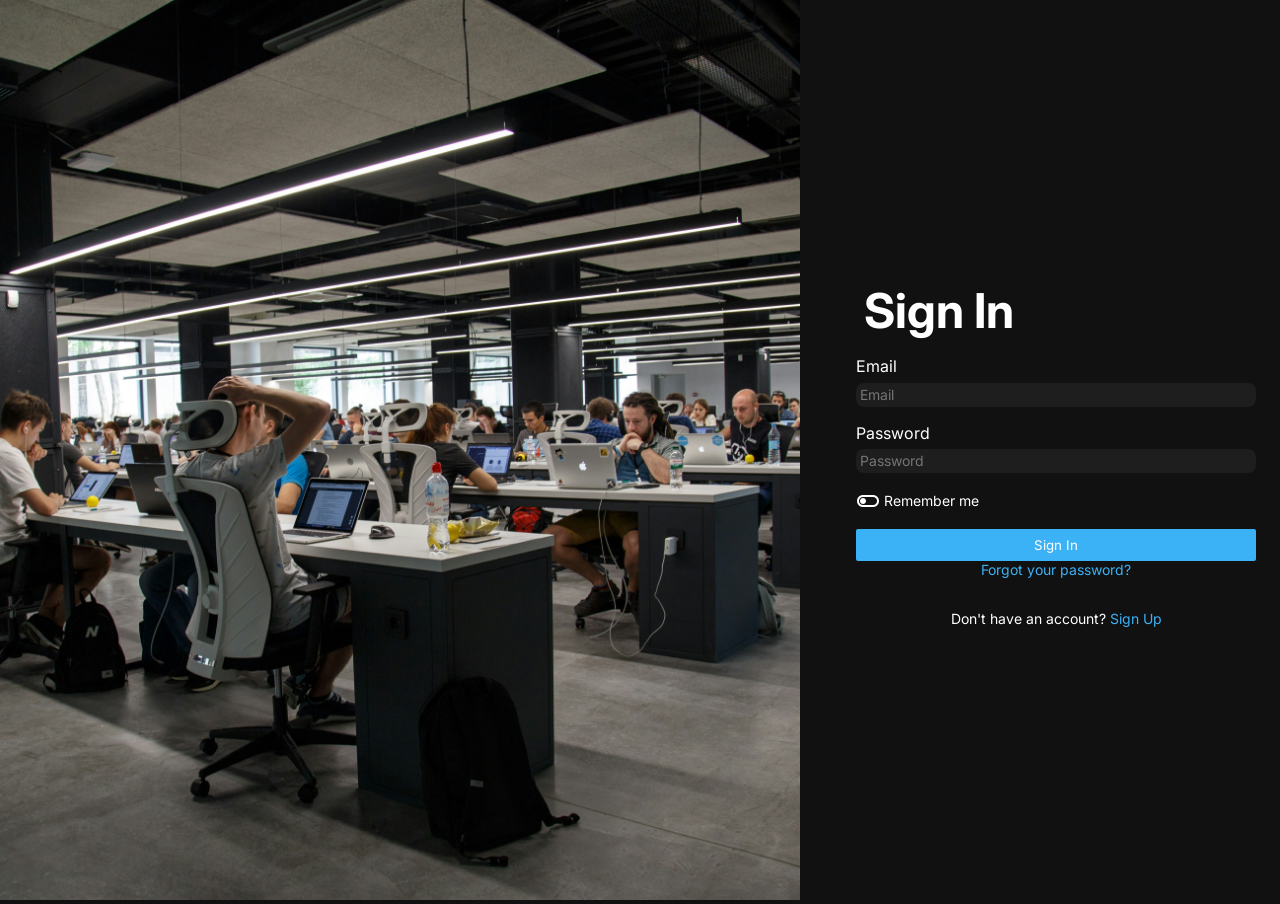
<file: signin.html>
<!doctype html>
<html lang="en">
  <head>
    <meta charset="UTF-8" />
    <meta name="viewport" content="width=device-width, initial-scale=1.0" />
    <link
      rel="stylesheet"
      href="https://fonts.googleapis.com/css2?family=Material+Symbols+Outlined:opsz,wght,FILL,GRAD@20..48,100..700,0..1,-50..200&icon_names=toggle_off,menu,apps_outage"
    />
    <link rel="stylesheet" href="./assets/style/signinstyle.css" />
    <title>Sign In</title>
  </head>
  <body>
    <header class="mobile-nav">
      <nav>
        <h2 id="logo">
          <span class="material-symbols-outlined">menu</span> DataSync Pro
        </h2>
        <p>
          <span class="material-symbols-outlined">apps_outage</span>
        </p>
      </nav>
    </header>
    <main>
      <section aria-label="Sign in heading" class="header">
        <img
          src="./assets/images/alex-kotliarskyi-QBpZGqEMsKg-unsplash.jpg"
          alt="Image of people working in a company"
        />
      </section>
      <section aria-label="Sign in form" class="form">
        <div class="sub-container">
          <header>
            <h1>Sign In</h1>
          </header>
          <form action="">
            <div class="label-input">
              <label for="email">Email</label>
              <input type="email" name="email" id="email" placeholder="Email" />
            </div>
            <div class="label-input">
              <label for="password">Password</label>
              <input
                type="password"
                name="password"
                id="password"
                name="password"
                placeholder="Password"
              />
            </div>
            <div class="rememberMe">
              <span class="material-symbols-outlined toggle-icon">
                toggle_off
              </span>
              Remember me
            </div>

            <button type="submit">Sign In</button>
          </form>

          <div class="otherActivities">
            <p id="forgotPass">Forgot your password?</p>
            <p id="noAccount">
              Don't have an account? <a href="./signup.html">Sign Up </a>
            </p>
          </div>
        </div>
      </section>
    </main>
  </body>
</html>
</file>
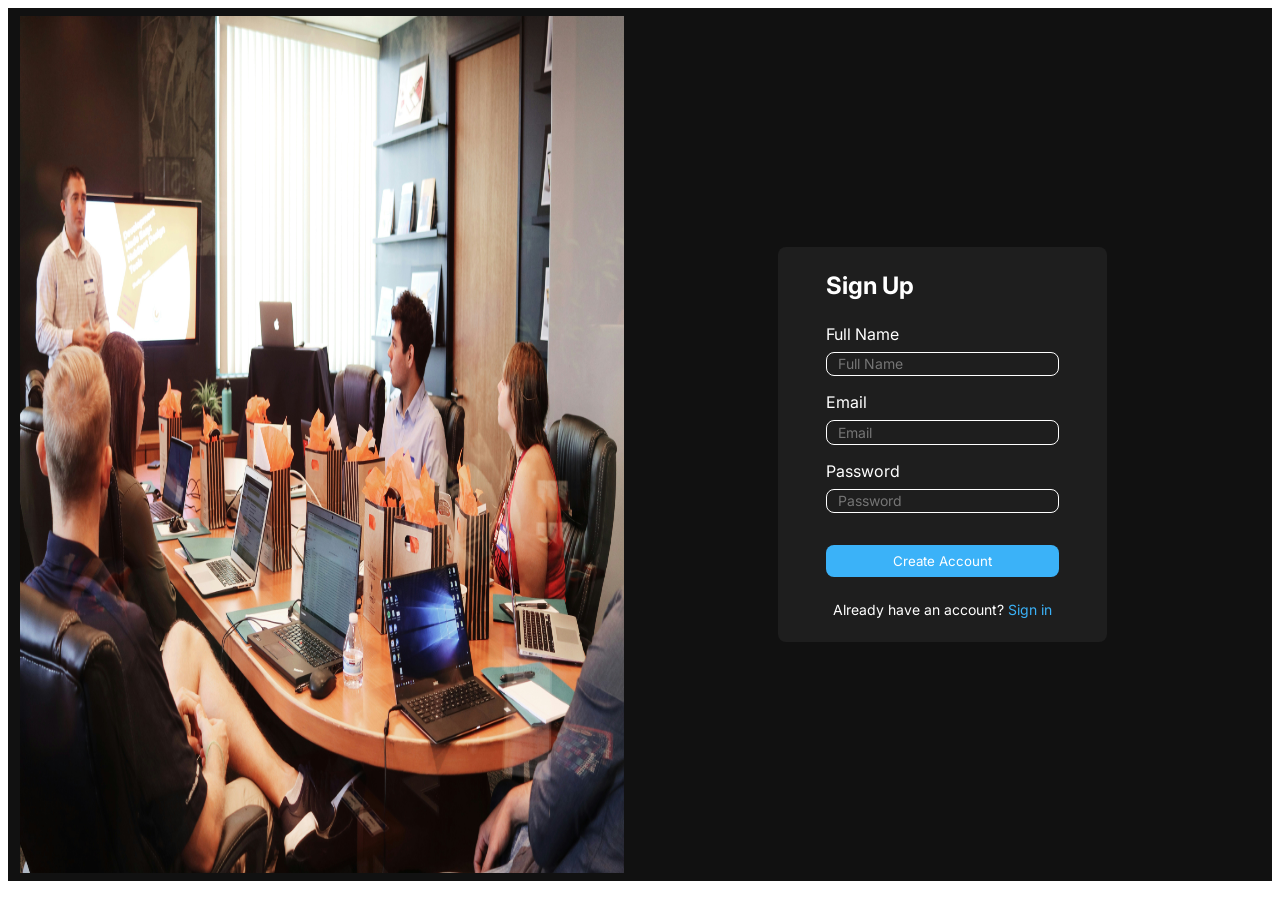
<file: signup.html>
<!doctype html>
<html lang="en">
  <head>
    <meta charset="UTF-8" />
    <meta name="viewport" content="width=device-width, initial-scale=1.0" />
    <link rel="stylesheet" href="./assets/style/signupstyle.css" />
    <title>Sign Up</title>
  </head>
  <body>
    <main>
      <section aria-labelledby="Sign up heading" class="imgClass">
        <img
          src="./assets/images/campaign-creators-gMsnXqILjp4-unsplash.jpg"
          alt="image of people having a meeting"
        />
      </section>
      <section aria-labelledby="Sign up form" class="contentClass">
        <div class="sub-container">
          <header>
            <h1>Sign Up</h1>
          </header>
          <form action="">
            <div class="label-input">
              <label for="name">Full Name</label>
              <input
                type="text"
                name="name"
                id="name"
                placeholder="Full Name"
              />
            </div>
            <div class="label-input">
              <label for="email">Email</label>
              <input type="email" name="email" id="email" placeholder="Email" />
            </div>
            <div class="label-input">
              <label for="password">Password</label>
              <input
                type="password"
                name="password"
                id="password"
                placeholder="Password"
              />
            </div>

            <button type="submit">Create Account</button>
          </form>

          <div class="otherActivities">
            <p>Already have an account? <a href="/signin.html">Sign in</a></p>
          </div>
        </div>
      </section>
    </main>
  </body>
</html>
</file>
<file: assets/style/signinstyle.css>
@import url("https://fonts.googleapis.com/css2?family=Inter:ital,opsz,wght@0,14..32,100..900;1,14..32,100..900");

* {
  margin: 0;
  padding: 0;
  box-sizing: border-box;
  background-color: #111111;
  color: #ffffff;
  font-family: Inter;
}

.form,
.mobile-nav nav {
  display: none;
}

main {
  display: flex;
  gap: 2rem;
  /* justify-content: center;
  align-items: center; */
  height: 100vh;
  /* padding: 1rem; */
  font-size: 16px;
}

button {
  background-color: #3bb2f6;
  color: #ffffff;
  border-radius: 0.125rem;
  padding: 0.5rem 0.75rem;
  border: none;
}

.header {
  flex: 1.5;
}

.header img {
  /* padding: 0.5rem 0.75rem; */
  width: 100%;
  height: 100%;
  object-fit: cover;
}

.form {
  display: flex;
  flex-direction: column;
  gap: 0.5rem;
  padding: 1rem 1.5rem;
  justify-content: center;
  flex: 0.75;
}

.form header {
  padding: 0.5rem;
  margin-bottom: 0.5rem;
}

.form header h1 {
  font-size: 48px;
  font-style: bold;
}

.form form {
  display: flex;
  flex-direction: column;
  gap: 1rem;
}

.label-input {
  display: flex;
  flex-direction: column;
  gap: 0.4rem;
}

.label-input input {
  border-radius: 0.5rem;
  border: none;
  height: 1.5rem;
  background-color: #1e1e1e;
  padding: 0.25rem;
}

.label-input input::placeholder {
  font-size: 14px;
  font-weight: light;
}
.rememberMe {
  display: flex;
  gap: 0.25rem;
  font-size: 14px;
  align-items: center;
}

.otherActivities {
  display: flex;
  flex-direction: column;
  gap: 1rem;
  margin-top: 0;
}

#forgotPass {
  font-size: 14px;
  text-align: center;
  color: #3bb2f6;
}

.otherActivities p a {
  color: #3bb2f6;
  text-decoration: none;
}
#noAccount {
  font-size: 14px;
  margin-top: 1rem;
  text-align: center;
}

/* Mobile Responsive design */
@media (max-width: 480px) {
  header.mobile-nav {
    display: flex;
    justify-content: center;
    width: 100vw;
    padding: 0.5rem 0.75rem;
  }

  .mobile-nav * {
    background-color: #1e1e1e;
  }

  .mobile-nav nav {
    display: flex;
    justify-content: space-between;
    align-items: center;
    width: 97vw;
    padding: 0.5rem 0.75rem;
  }
  #logo {
    display: flex;
    align-items: center;
    gap: 0.25rem;
  }

  main {
    /* display: flex; */
    flex-direction: column;
    gap: 1rem;
    padding: 1rem 1.5rem;
  }

  .header {
    /* border: 1rem solid red; */
    flex: 0.8;
  }

  .form {
    /* justify-self: center; */
    flex: 1.5;
    background-color: #1e1e1e;
    justify-content: start;
    padding: 0;
    /* height: 100%; */
    height: fit-content;

    /* border: 1rem solid pink; */
  }
  .sub-container {
    justify-self: center;
    padding: 0 0.75rem 0.5rem;
    /* border: 0.5rem solid blue; */
  }
  .form * {
    background-color: #1e1e1e;
  }

  .form form {
    padding: 0.5rem 0.75rem;
  }

  .label-input {
    gap: 0.75rem;
  }

  .label-input input {
    background-color: #111111;
    padding: 0.5rem 0.75rem;
    border: 1px solid #94a3bb;
  }

  .form form button {
    background-color: #3bb2f6;
    border-radius: 0.25rem;
    padding: 0.75rem;
  }

  #forgotPass {
    margin-top: 1rem;
  }

  #noAccount {
    margin-top: 0.5rem;
  }
}
</file>
<file: assets/style/signupstyle.css>
@import url("https://fonts.googleapis.com/css2?family=Inter:ital,opsz,wght@0,14..32,100..900;1,14..32,100..900");

* {
  margin: 0;
  padding: 0;
  box-sizing: border-box;
  font-family: Inter;
}

main {
  display: flex;
  justify-content: center;
  height: 97vh;
  margin: 0.5rem;
  padding: 0.5rem 0.75rem;
  background-color: #111111;
}

.imgClass,
.contentClass {
  flex: 1;
}

.imgClass img {
  width: 100%;
  height: 100%;
}

.contentClass {
  display: flex;
  justify-content: center;
  align-items: center;
  padding: 0 1rem;
}

.contentClass .sub-container {
  display: flex;
  flex-direction: column;
  gap: 1.5rem;
  width: fit-content;
  height: fit-content;
  padding: 1.5rem 3rem;
  background-color: #1e1e1e;
  color: #ffffff;
  border-radius: 0.5rem;
}

.contentClass .sub-container form {
  display: flex;
  flex-direction: column;
  gap: 1rem;
}
.contentClass form .label-input {
  display: flex;
  flex-direction: column;
  gap: 0.5rem;
}

.label-input input {
  padding: 0.2rem 0.5rem;
  border-radius: 0.5rem;
  background-color: #1e1e1e;
  color: #ffffff;
  border: 0.75px solid white;
}

.label-input input::placeholder {
  font-size: 14px;
  padding: 0.2rem;
}

form button {
  margin-top: 1rem;
  border-radius: 0.5rem;
  border: none;
  background-color: #3bb2f8;
  color: white;
  padding: 0.5rem 0.75rem;
}

.otherActivities p {
  text-align: center;
  font-size: 14px;
}

.otherActivities p a {
  color: #3bb2f8;
  text-decoration: none;
}

/* Media queries to fit phones, tablets and desktop screens */

/* Mobile responsiveness */
@media (max-width: 480px) {
  main {
    display: flex;
    justify-content: center;
    align-items: center;
    flex-direction: column;
    gap: 1.5rem;
    padding-top: 2rem;
    font-size: clamp(1rem, 3vw, 2rem);
    min-height: 100%;
    height: 100vh;
  }

  .imgClass {
    flex: 1;
  }

  .imgClass img {
    border-radius: 0.75rem;
    padding: 0 1rem;
  }

  .contentClass {
    flex: 2;
    align-items: flex-start;
  }

  .contentClass .sub-container {
  }
}
</file>
